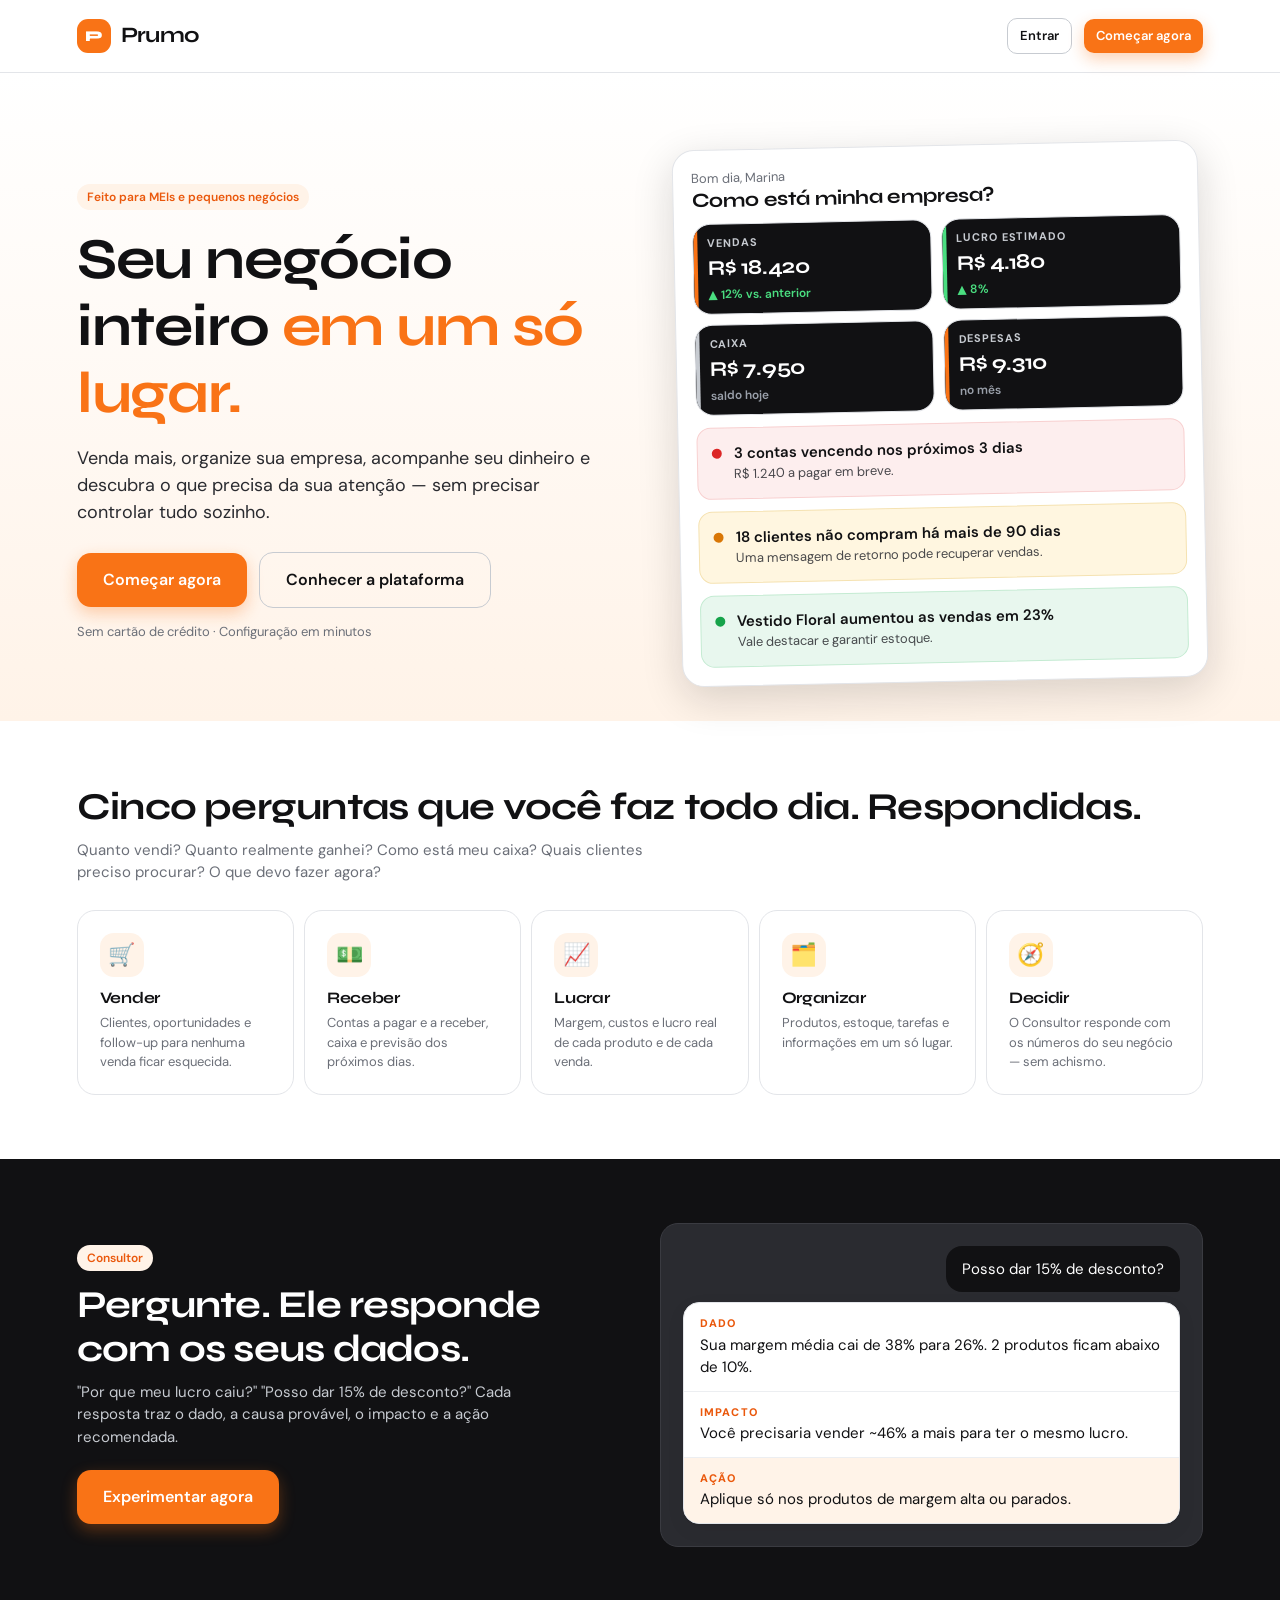
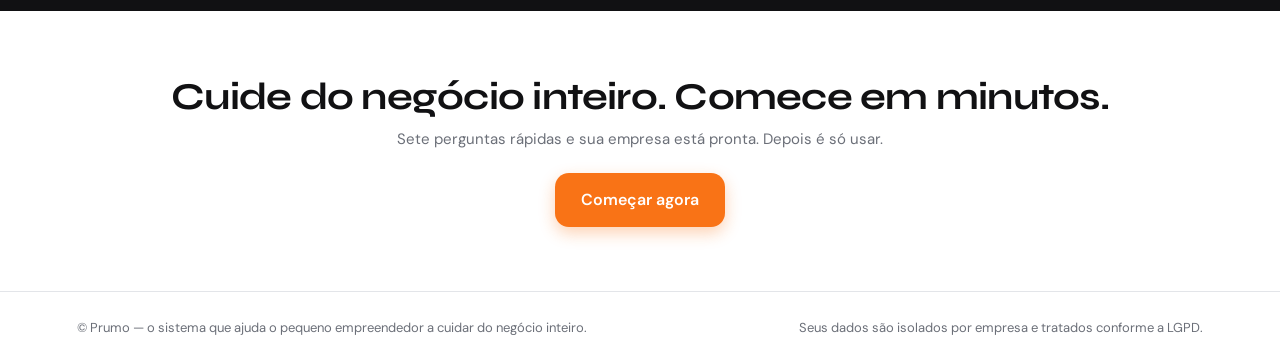
<file: index.html>
<!doctype html>
<html lang="pt-BR">
<head>
<meta charset="utf-8">
<meta name="viewport" content="width=device-width, initial-scale=1">
<title>Prumo — Seu negócio inteiro em um só lugar</title>
<meta name="description" content="Venda mais, organize sua empresa, acompanhe seu dinheiro e descubra o que precisa da sua atenção.">
<meta name="theme-color" content="#ffffff">
<link rel="icon" type="image/png" sizes="32x32" href="icons/favicon-32.png">
<link rel="apple-touch-icon" href="icons/apple-touch-icon.png">
<link rel="manifest" href="manifest.webmanifest">
<meta name="mobile-web-app-capable" content="yes">
<meta name="apple-mobile-web-app-capable" content="yes">
<meta name="apple-mobile-web-app-title" content="Prumo">
<meta name="apple-mobile-web-app-status-bar-style" content="black-translucent">
<link rel="preconnect" href="https://fonts.googleapis.com">
<link rel="preconnect" href="https://fonts.gstatic.com" crossorigin>
<link href="https://fonts.googleapis.com/css2?family=DM+Sans:wght@400;500;600;700&family=Syne:wght@600;700;800&display=swap" rel="stylesheet">
<link rel="stylesheet" href="css/style.css">
<style>body{background:#fff}</style>
</head>
<body>
<nav class="lp-nav">
  <div class="row" style="gap:10px"><span class="logo" style="width:34px;height:34px;border-radius:11px;background:var(--orange);color:#fff;display:grid;place-items:center;font-family:var(--font-head);font-weight:800">P</span><strong style="font-family:var(--font-head);font-size:22px;letter-spacing:-.03em">Prumo</strong></div>
  <div class="row"><a class="btn ghost sm" href="app.html">Entrar</a><a class="btn primary sm" href="app.html">Começar agora</a></div>
</nav>

<header class="lp-hero">
  <div>
    <span class="chip orange">Feito para MEIs e pequenos negócios</span>
    <h1 style="margin-top:16px">Seu negócio inteiro <em>em um só lugar.</em></h1>
    <p class="sub">Venda mais, organize sua empresa, acompanhe seu dinheiro e descubra o que precisa da sua atenção — sem precisar controlar tudo sozinho.</p>
    <div class="row wrap"><a class="btn primary lg" href="app.html">Começar agora</a><a class="btn ghost lg" href="#plataforma">Conhecer a plataforma</a></div>
    <p class="small muted" style="margin-top:14px">Sem cartão de crédito · Configuração em minutos</p>
  </div>
  <div class="mock" aria-label="Prévia do painel">
    <div><p class="small muted">Bom dia, Marina</p><h3 style="font-size:20px">Como está minha empresa?</h3></div>
    <div class="grid" style="grid-template-columns:1fr 1fr;gap:10px">
      <div class="card kpi orange" style="box-shadow:none;border:1px solid var(--line)"><div class="label">Vendas</div><div class="value">R$ 18.420</div><div class="delta up">▲ 12% vs. anterior</div></div>
      <div class="card kpi green" style="box-shadow:none;border:1px solid var(--line)"><div class="label">Lucro estimado</div><div class="value">R$ 4.180</div><div class="delta up">▲ 8%</div></div>
      <div class="card kpi black" style="box-shadow:none;border:1px solid var(--line)"><div class="label">Caixa</div><div class="value">R$ 7.950</div><div class="delta muted">saldo hoje</div></div>
      <div class="card kpi" style="box-shadow:none;border:1px solid var(--line)"><div class="label">Despesas</div><div class="value">R$ 9.310</div><div class="delta muted">no mês</div></div>
    </div>
    <div class="alert urgent"><span class="dot"></span><div><div class="a-title">3 contas vencendo nos próximos 3 dias</div><div class="a-detail">R$ 1.240 a pagar em breve.</div></div></div>
    <div class="alert attention"><span class="dot"></span><div><div class="a-title">18 clientes não compram há mais de 90 dias</div><div class="a-detail">Uma mensagem de retorno pode recuperar vendas.</div></div></div>
    <div class="alert opportunity"><span class="dot"></span><div><div class="a-title">Vestido Floral aumentou as vendas em 23%</div><div class="a-detail">Vale destacar e garantir estoque.</div></div></div>
  </div>
</header>

<section class="lp-section" id="plataforma">
  <h2>Cinco perguntas que você faz todo dia. Respondidas.</h2>
  <p class="muted" style="max-width:620px">Quanto vendi? Quanto realmente ganhei? Como está meu caixa? Quais clientes preciso procurar? O que devo fazer agora?</p>
  <div class="grid" style="grid-template-columns:repeat(auto-fit,minmax(200px,1fr));margin-top:26px">
    <div class="pillar"><div class="ico">🛒</div><h3>Vender</h3><p class="small muted" style="margin-top:6px">Clientes, oportunidades e follow-up para nenhuma venda ficar esquecida.</p></div>
    <div class="pillar"><div class="ico">💵</div><h3>Receber</h3><p class="small muted" style="margin-top:6px">Contas a pagar e a receber, caixa e previsão dos próximos dias.</p></div>
    <div class="pillar"><div class="ico">📈</div><h3>Lucrar</h3><p class="small muted" style="margin-top:6px">Margem, custos e lucro real de cada produto e de cada venda.</p></div>
    <div class="pillar"><div class="ico">🗂️</div><h3>Organizar</h3><p class="small muted" style="margin-top:6px">Produtos, estoque, tarefas e informações em um só lugar.</p></div>
    <div class="pillar"><div class="ico">🧭</div><h3>Decidir</h3><p class="small muted" style="margin-top:6px">O Consultor responde com os números do seu negócio — sem achismo.</p></div>
  </div>
</section>

<section class="lp-section dark">
  <div class="grid cols-2" style="align-items:center;gap:40px">
    <div><span class="chip orange">Consultor</span><h2 style="margin-top:12px">Pergunte. Ele responde com os seus dados.</h2><p style="color:var(--silver);max-width:480px">"Por que meu lucro caiu?" "Posso dar 15% de desconto?" Cada resposta traz o dado, a causa provável, o impacto e a ação recomendada.</p><a class="btn primary lg" href="app.html" style="margin-top:22px">Experimentar agora</a></div>
    <div class="pillar" style="display:grid;gap:10px"><div class="bubble" style="justify-self:end">Posso dar 15% de desconto?</div>
      <div class="answer" style="color:var(--ink)"><div class="blk"><div class="tag">Dado</div>Sua margem média cai de 38% para 26%. 2 produtos ficam abaixo de 10%.</div><div class="blk"><div class="tag">Impacto</div>Você precisaria vender ~46% a mais para ter o mesmo lucro.</div><div class="blk act"><div class="tag">Ação</div>Aplique só nos produtos de margem alta ou parados.</div></div></div>
  </div>
</section>

<section class="lp-section" style="text-align:center">
  <h2>Cuide do negócio inteiro. Comece em minutos.</h2>
  <p class="muted" style="margin:0 auto 22px;max-width:520px">Sete perguntas rápidas e sua empresa está pronta. Depois é só usar.</p>
  <a class="btn primary lg" href="app.html">Começar agora</a>
</section>
<footer style="padding:26px 6vw;border-top:1px solid var(--line);color:var(--muted);font-size:13px;display:flex;justify-content:space-between;flex-wrap:wrap;gap:8px"><span>© Prumo — o sistema que ajuda o pequeno empreendedor a cuidar do negócio inteiro.</span><span>Seus dados são isolados por empresa e tratados conforme a LGPD.</span></footer>
<script>if ('serviceWorker' in navigator) window.addEventListener('load', () => navigator.serviceWorker.register('sw.js').catch(() => {}));</script>
</body>
</html>
</file>
<file: css/style.css>
/* PRUMO — identidade: branco, laranja, preto e prata */
:root {
  --bg: #ffffff;
  --bg-soft: #f6f7f9;
  --surface: #ffffff;
  --ink: #111113;
  --graphite: #2a2b30;
  --muted: #6b6f78;
  --silver: #c7cbd1;
  --silver-100: #eceef1;
  --silver-50: #f6f7f9;
  --line: #e3e5e9;
  --orange: #f97316;
  --orange-600: #ea580c;
  --orange-50: #fff3e8;
  --red: #dc2626;   --red-bg: #fdeeee;
  --yellow: #d97706; --yellow-bg: #fff6e0;
  --blue: #2563eb;  --blue-bg: #eaf1ff;
  --green: #16a34a; --green-bg: #e8f7ee;
  --radius: 18px;
  --radius-sm: 12px;
  --shadow: 0 1px 2px rgba(17,17,19,.05), 0 6px 20px rgba(17,17,19,.05);
  --shadow-lg: 0 12px 40px rgba(17,17,19,.16);
  --font-head: 'Syne', system-ui, sans-serif;
  --font-body: 'DM Sans', system-ui, sans-serif;
  --nav-h: 64px;
}
* { box-sizing: border-box; -webkit-tap-highlight-color: transparent; }
html, body { margin: 0; }
body { font-family: var(--font-body); color: var(--ink); background: var(--bg-soft); font-size: 15px; line-height: 1.5; -webkit-font-smoothing: antialiased; }
h1, h2, h3, h4 { font-family: var(--font-head); margin: 0; letter-spacing: -.02em; line-height: 1.15; }
h1 { font-size: 28px; } h2 { font-size: 20px; } h3 { font-size: 16px; }
p { margin: 0; }
button, input, select, textarea { font: inherit; color: inherit; }
a { color: inherit; }
.hidden { display: none !important; }
.muted { color: var(--muted); }
.small { font-size: 13px; }
.num { font-variant-numeric: tabular-nums; }
.right { text-align: right; }
.row { display: flex; gap: 12px; align-items: center; }
.row.wrap { flex-wrap: wrap; }
.row.between { justify-content: space-between; }
.stack { display: grid; gap: 14px; }
.grow { flex: 1; min-width: 0; }

/* Botões */
.btn { display: inline-flex; align-items: center; justify-content: center; gap: 8px; border: 0; cursor: pointer; padding: 11px 18px; border-radius: 12px; font-weight: 600; background: var(--ink); color: #fff; transition: transform .12s, background .15s, box-shadow .15s; white-space: nowrap; text-decoration: none; }
.btn:hover { background: var(--graphite); }
.btn:active { transform: scale(.97); }
.btn.primary { background: var(--orange); box-shadow: 0 6px 16px rgba(249,115,22,.32); }
.btn.primary:hover { background: var(--orange-600); }
.btn.ghost { background: transparent; color: var(--ink); border: 1px solid var(--silver); }
.btn.ghost:hover { background: var(--silver-50); }
.btn.soft { background: var(--orange-50); color: var(--orange-600); }
.btn.danger { background: var(--red-bg); color: var(--red); }
.btn.sm { padding: 7px 12px; font-size: 13px; border-radius: 10px; }
.btn.lg { padding: 15px 26px; font-size: 16px; border-radius: 14px; }
.btn[disabled] { opacity: .55; pointer-events: none; }
.icon-btn { width: 40px; height: 40px; border-radius: 12px; border: 1px solid var(--line); background: #fff; cursor: pointer; display: grid; place-items: center; }

/* Formulários */
.field { display: grid; gap: 6px; }
.field label { font-size: 12px; font-weight: 600; color: var(--muted); text-transform: uppercase; letter-spacing: .05em; }
.input, select.input, textarea.input { width: 100%; padding: 12px 14px; border-radius: 12px; border: 1px solid var(--silver); background: #fff; outline: none; transition: border .15s, box-shadow .15s; }
.input:focus { border-color: var(--orange); box-shadow: 0 0 0 4px rgba(249,115,22,.15); }
textarea.input { min-height: 84px; resize: vertical; }
.form-grid { display: grid; grid-template-columns: repeat(2, minmax(0, 1fr)); gap: 14px; }
.form-grid .full { grid-column: 1 / -1; }
.hint { font-size: 12px; color: var(--muted); }

/* Cartões */
.card { background: var(--surface); border-radius: var(--radius); box-shadow: var(--shadow); padding: 18px; border: 1px solid rgba(17,17,19,.04); }
.card.flat { box-shadow: none; border: 1px solid var(--line); }
.card-title { display: flex; align-items: center; justify-content: space-between; margin-bottom: 12px; gap: 10px; }
.grid { display: grid; gap: 14px; }
.grid.cols-2 { grid-template-columns: repeat(2, minmax(0, 1fr)); }
.grid.cols-3 { grid-template-columns: repeat(3, minmax(0, 1fr)); }
.grid.cols-5 { grid-template-columns: repeat(5, minmax(0, 1fr)); }

/* Indicadores */
.kpi { position: relative; overflow: hidden; }
.kpi .label { font-size: 12px; font-weight: 700; letter-spacing: .08em; color: var(--muted); text-transform: uppercase; }
.kpi .value { font-family: var(--font-head); font-size: 26px; font-weight: 700; margin-top: 6px; letter-spacing: -.02em; }
.kpi .delta { font-size: 12px; font-weight: 600; margin-top: 4px; }
.kpi::before { content: ''; position: absolute; left: 0; top: 0; bottom: 0; width: 4px; background: var(--silver); }
.kpi.orange::before { background: var(--orange); }
.kpi.black::before { background: var(--ink); }
.kpi.green::before { background: var(--green); }
.kpi.red::before { background: var(--red); }
.up { color: var(--green); } .down { color: var(--red); }

/* Chips e badges */
.chip { display: inline-flex; align-items: center; gap: 6px; padding: 4px 10px; border-radius: 999px; font-size: 12px; font-weight: 600; background: var(--silver-100); color: var(--graphite); }
.chip.orange { background: var(--orange-50); color: var(--orange-600); }
.chip.green { background: var(--green-bg); color: var(--green); }
.chip.red { background: var(--red-bg); color: var(--red); }
.chip.yellow { background: var(--yellow-bg); color: var(--yellow); }
.chip.blue { background: var(--blue-bg); color: var(--blue); }
.chip.black { background: var(--ink); color: #fff; }
.filters { display: flex; gap: 8px; overflow-x: auto; padding-bottom: 4px; scrollbar-width: none; }
.filters::-webkit-scrollbar { display: none; }
.pill { border: 1px solid var(--silver); background: #fff; padding: 8px 14px; border-radius: 999px; cursor: pointer; font-weight: 600; font-size: 13px; white-space: nowrap; }
.pill.active { background: var(--ink); color: #fff; border-color: var(--ink); }

/* Listas */
.list { display: grid; gap: 10px; }
.item { display: flex; gap: 12px; align-items: center; padding: 14px; border-radius: 14px; background: #fff; border: 1px solid var(--line); }
.item .title { font-weight: 600; }
.item .sub { font-size: 13px; color: var(--muted); }
.item.clickable { cursor: pointer; transition: border-color .15s, box-shadow .15s; }
.item.clickable:hover { border-color: var(--orange); box-shadow: 0 4px 14px rgba(249,115,22,.1); }
.avatar { width: 42px; height: 42px; border-radius: 14px; background: var(--ink); color: #fff; display: grid; place-items: center; font-family: var(--font-head); font-weight: 700; flex: none; }
.avatar.orange { background: var(--orange); }

/* Alertas */
.alert { display: flex; gap: 12px; padding: 14px; border-radius: 14px; border: 1px solid transparent; align-items: flex-start; }
.alert .dot { width: 10px; height: 10px; border-radius: 50%; margin-top: 6px; flex: none; }
.alert.urgent { background: var(--red-bg); border-color: #f8d0d0; } .alert.urgent .dot { background: var(--red); }
.alert.attention { background: var(--yellow-bg); border-color: #f5e2b1; } .alert.attention .dot { background: var(--yellow); }
.alert.info { background: var(--blue-bg); border-color: #cddcfb; } .alert.info .dot { background: var(--blue); }
.alert.opportunity { background: var(--green-bg); border-color: #c4ebd2; } .alert.opportunity .dot { background: var(--green); }
.alert .a-title { font-weight: 600; }
.alert .a-detail { font-size: 13px; color: var(--graphite); opacity: .85; }
.alert .a-actions { display: flex; gap: 8px; margin-top: 8px; flex-wrap: wrap; }

/* Tabelas */
.table-wrap { overflow-x: auto; }
table { width: 100%; border-collapse: collapse; }
th { text-align: left; font-size: 12px; color: var(--muted); text-transform: uppercase; letter-spacing: .05em; padding: 8px 10px; border-bottom: 1px solid var(--line); }
td { padding: 12px 10px; border-bottom: 1px solid var(--silver-100); }

/* Pipeline */
.pipeline { display: grid; grid-auto-flow: column; grid-auto-columns: minmax(230px, 1fr); gap: 12px; overflow-x: auto; padding-bottom: 8px; scroll-snap-type: x proximity; }
.col { background: var(--silver-100); border-radius: 16px; padding: 10px; display: grid; gap: 8px; align-content: start; scroll-snap-align: start; min-height: 120px; }
.col h4 { font-size: 13px; text-transform: uppercase; letter-spacing: .06em; padding: 4px 6px; display: flex; justify-content: space-between; }
.opp { background: #fff; border-radius: 12px; padding: 12px; box-shadow: var(--shadow); display: grid; gap: 6px; }

/* Barras / gráficos simples */
.bars { display: flex; align-items: flex-end; gap: 6px; height: 140px; }
.bars .bar-col { flex: 1; display: flex; flex-direction: column; align-items: center; justify-content: flex-end; gap: 6px; height: 100%; min-width: 0; }
.bars .bar { width: 100%; max-width: 38px; border-radius: 8px 8px 3px 3px; background: var(--silver); transition: height .4s; min-height: 3px; }
.bars .bar.hi { background: var(--orange); }
.bars .lbl { font-size: 11px; color: var(--muted); }
.progress { height: 10px; border-radius: 99px; background: var(--silver-100); overflow: hidden; }
.progress > span { display: block; height: 100%; background: var(--orange); border-radius: 99px; }

/* Layout do app */
.app { min-height: 100vh; display: grid; grid-template-columns: 250px 1fr; }
.sidebar { background: var(--ink); color: #fff; padding: 20px 14px; position: sticky; top: 0; height: 100vh; display: flex; flex-direction: column; gap: 4px; overflow-y: auto; }
.brand { display: flex; align-items: center; gap: 10px; padding: 6px 10px 18px; font-family: var(--font-head); font-size: 22px; font-weight: 800; letter-spacing: -.03em; }
.brand .logo { width: 34px; height: 34px; border-radius: 11px; background: var(--orange); display: grid; place-items: center; color: #fff; font-size: 18px; }
.brand small { color: var(--silver); font-family: var(--font-body); font-weight: 500; font-size: 11px; display: block; letter-spacing: 0; margin-top: -2px; }
.nav-link { display: flex; align-items: center; gap: 12px; padding: 11px 12px; border-radius: 12px; color: #d5d8de; text-decoration: none; font-weight: 500; cursor: pointer; position: relative; }
.nav-link:hover { background: rgba(255,255,255,.07); color: #fff; }
.nav-link.active { background: var(--orange); color: #fff; }
.nav-link .badge { margin-left: auto; background: var(--red); color: #fff; border-radius: 99px; font-size: 11px; padding: 1px 8px; font-weight: 700; }
.nav-sep { height: 1px; background: rgba(255,255,255,.1); margin: 10px 6px; }
.main { min-width: 0; }
.topbar { display: flex; align-items: center; justify-content: space-between; gap: 12px; padding: 14px 24px; background: rgba(255,255,255,.92); backdrop-filter: blur(10px); border-bottom: 1px solid var(--line); position: sticky; top: 0; z-index: 20; }
.topbar .mobile-brand { display: none; font-family: var(--font-head); font-weight: 800; font-size: 20px; }
.content { padding: 24px; max-width: 1180px; margin: 0 auto; display: grid; gap: 18px; }
.page-head { display: flex; align-items: flex-end; justify-content: space-between; gap: 12px; flex-wrap: wrap; }
.bottom-nav { display: none; }

@media (max-width: 900px) {
  .app { grid-template-columns: 1fr; }
  .sidebar { display: none; }
  .topbar { padding: 12px 16px; }
  .topbar .mobile-brand { display: flex; align-items: center; gap: 8px; }
  .content { padding: 16px 16px calc(var(--nav-h) + 28px); }
  .grid.cols-5 { grid-template-columns: repeat(2, minmax(0, 1fr)); }
  .grid.cols-5 > :first-child { grid-column: 1 / -1; }
  .grid.cols-3 { grid-template-columns: 1fr; }
  .grid.cols-2 { grid-template-columns: 1fr; }
  .grid.cols-2.keep { grid-template-columns: repeat(2, minmax(0, 1fr)); }
  .grid.cols-3.keep { grid-template-columns: repeat(3, minmax(0, 1fr)); }
  .grid.cols-3.keep .kpi .value { font-size: 18px; }
  .form-grid { grid-template-columns: 1fr; }
  h1 { font-size: 24px; }
  .bottom-nav { display: flex; position: fixed; bottom: 0; left: 0; right: 0; height: var(--nav-h); background: var(--ink); z-index: 30; padding: 0 4px env(safe-area-inset-bottom); justify-content: space-around; }
  .bottom-nav a { flex: 1; display: flex; flex-direction: column; align-items: center; justify-content: center; gap: 2px; color: #b6bac2; font-size: 10.5px; text-decoration: none; font-weight: 600; position: relative; }
  .bottom-nav a.active { color: var(--orange); }
  .bottom-nav a .badge { position: absolute; top: 6px; right: calc(50% - 22px); background: var(--red); color: #fff; border-radius: 99px; font-size: 10px; padding: 0 5px; }
}

/* Modal */
.overlay { position: fixed; inset: 0; background: rgba(17,17,19,.55); z-index: 100; display: grid; place-items: center; padding: 16px; animation: fade .15s; }
.modal { background: #fff; border-radius: 22px; width: min(640px, 100%); max-height: calc(100vh - 32px); overflow-y: auto; box-shadow: var(--shadow-lg); animation: pop .2s; }
.modal-head { display: flex; align-items: center; justify-content: space-between; padding: 20px 22px 6px; position: sticky; top: 0; background: #fff; z-index: 1; }
.modal-body { padding: 12px 22px 22px; display: grid; gap: 14px; }
.modal-foot { display: flex; justify-content: flex-end; gap: 10px; padding-top: 6px; }
@media (max-width: 600px) { .overlay { align-items: end; padding: 0; } .modal { border-radius: 22px 22px 0 0; max-height: 92vh; width: 100%; } }
@keyframes fade { from { opacity: 0; } }
@keyframes pop { from { opacity: 0; transform: translateY(12px) scale(.98); } }

/* Toast */
#toasts { position: fixed; top: 16px; right: 16px; z-index: 200; display: grid; gap: 8px; }
.toast { background: var(--ink); color: #fff; padding: 12px 16px; border-radius: 12px; box-shadow: var(--shadow-lg); animation: pop .2s; display: flex; gap: 10px; align-items: center; max-width: 340px; }
.toast.ok { border-left: 4px solid var(--green); } .toast.err { border-left: 4px solid var(--red); }

/* Empty / loading */
.empty { text-align: center; padding: 34px 16px; color: var(--muted); display: grid; gap: 10px; justify-items: center; }
.empty .em-ico { font-size: 34px; }
.spinner { width: 22px; height: 22px; border: 3px solid var(--silver-100); border-top-color: var(--orange); border-radius: 50%; animation: spin .7s linear infinite; }
@keyframes spin { to { transform: rotate(360deg); } }
.splash { min-height: 100vh; display: grid; place-items: center; }

/* Autenticação / onboarding */
.auth-wrap { min-height: 100vh; display: grid; grid-template-columns: 1.05fr 1fr; background: #fff; }
.auth-hero { background: var(--ink); color: #fff; padding: 48px; display: flex; flex-direction: column; justify-content: space-between; position: relative; overflow: hidden; }
.auth-hero::after { content: ''; position: absolute; width: 480px; height: 480px; border-radius: 50%; right: -160px; bottom: -160px; background: radial-gradient(circle, rgba(249,115,22,.55), transparent 65%); }
.auth-hero h1 { font-size: 40px; max-width: 420px; }
.auth-hero p { color: var(--silver); max-width: 400px; margin-top: 14px; }
.auth-card { padding: 48px; display: grid; align-content: center; justify-items: center; }
.auth-card .box { width: min(400px, 100%); display: grid; gap: 16px; }
@media (max-width: 900px) { .auth-wrap { grid-template-columns: 1fr; } .auth-hero { padding: 28px 22px; } .auth-hero h1 { font-size: 28px; } .auth-card { padding: 28px 20px; } }
.steps { display: flex; gap: 6px; }
.steps span { flex: 1; height: 5px; border-radius: 9px; background: var(--silver-100); }
.steps span.on { background: var(--orange); }
.choice-grid { display: grid; grid-template-columns: repeat(2, 1fr); gap: 10px; }
.choice { padding: 14px; border: 1.5px solid var(--silver); border-radius: 14px; cursor: pointer; font-weight: 600; background: #fff; text-align: left; }
.choice.on { border-color: var(--orange); background: var(--orange-50); color: var(--orange-600); }

/* Consultor */
.chat { display: grid; gap: 14px; }
.bubble { padding: 12px 16px; border-radius: 16px 16px 4px 16px; background: var(--ink); color: #fff; justify-self: end; max-width: 85%; }
.answer { background: #fff; border: 1px solid var(--line); border-radius: 16px; overflow: hidden; box-shadow: var(--shadow); }
.answer .blk { padding: 12px 16px; border-bottom: 1px solid var(--silver-100); }
.answer .blk:last-child { border-bottom: 0; }
.answer .tag { font-size: 11px; font-weight: 800; letter-spacing: .1em; color: var(--orange-600); text-transform: uppercase; margin-bottom: 2px; }
.answer .blk.act { background: var(--orange-50); }
.suggest { display: flex; flex-wrap: wrap; gap: 8px; }

/* Landing */
.lp-nav { display: flex; align-items: center; justify-content: space-between; padding: 18px 6vw; position: sticky; top: 0; background: rgba(255,255,255,.9); backdrop-filter: blur(10px); z-index: 10; border-bottom: 1px solid var(--line); }
.lp-hero { padding: 72px 6vw 40px; display: grid; grid-template-columns: 1.05fr 1fr; gap: 48px; align-items: center; background: linear-gradient(180deg, #fff 0%, var(--orange-50) 100%); }
.lp-hero h1 { font-size: clamp(34px, 5vw, 58px); }
.lp-hero h1 em { font-style: normal; color: var(--orange); }
.lp-hero p.sub { font-size: 18px; color: var(--graphite); margin: 18px 0 26px; max-width: 520px; }
.lp-section { padding: 64px 6vw; }
.lp-section.dark { background: var(--ink); color: #fff; }
.lp-section h2 { font-size: clamp(26px, 3.4vw, 38px); margin-bottom: 10px; }
.pillar { padding: 22px; border-radius: 18px; background: #fff; border: 1px solid var(--line); }
.pillar .ico { width: 44px; height: 44px; border-radius: 14px; background: var(--orange-50); display: grid; place-items: center; font-size: 22px; margin-bottom: 12px; }
.lp-section.dark .pillar { background: var(--graphite); border-color: #3a3b41; }
.lp-section.dark .pillar .ico { background: rgba(249,115,22,.16); }
.mock { border-radius: 22px; background: #fff; box-shadow: var(--shadow-lg); border: 1px solid var(--line); padding: 18px; display: grid; gap: 12px; transform: rotate(-1.2deg); }
@media (max-width: 900px) { .lp-hero { grid-template-columns: 1fr; padding-top: 40px; } .mock { transform: none; } }

/* Indicadores em quantidade variável (permissões por perfil) */
.grid.kpis { grid-template-columns: repeat(var(--n, 5), minmax(0, 1fr)); }
@media (max-width: 900px) { .grid.kpis { grid-template-columns: repeat(2, minmax(0, 1fr)); } .grid.kpis > :first-child { grid-column: 1 / -1; } }

/* Automações: QUANDO / ENTÃO / E */
.flow-tag { display: inline-block; min-width: 58px; font-weight: 800; font-size: 11px; letter-spacing: .08em; color: var(--orange-600); }

/* Impressão / PDF dos relatórios */
.print-only { display: none; }
@media print {
  .sidebar, .topbar, .bottom-nav, .filters, .page-head .row, #toasts, .overlay { display: none !important; }
  .app { display: block; }
  body { background: #fff; }
  .content { padding: 0; max-width: none; }
  .card { box-shadow: none; border: 1px solid #ccc; break-inside: avoid; }
  .print-only { display: block; }
  .grid.cols-2 { grid-template-columns: 1fr 1fr; }
  .grid.kpis { grid-template-columns: repeat(var(--n, 4), minmax(0, 1fr)); }
}

/* ---- Identidade GovCore: indicadores pretos com detalhe laranja ---- */
.card.kpi { background: var(--ink); color: #fff; border-color: transparent; }
.card.kpi .label { color: var(--silver); }
.card.kpi .muted { color: #9aa0aa; }
.card.kpi .up { color: #4ade80; } .card.kpi .down { color: #f87171; }
.card.kpi::before { background: var(--orange); }
.card.kpi.black::before { background: var(--silver); } .card.kpi.green::before { background: #4ade80; } .card.kpi.red::before { background: #f87171; }
.card.flat.kpi { background: var(--graphite); }

/* ---- Celular: topo escuro, menu lateral em gaveta e botão de venda flutuante ---- */
.menu-btn, .topbar-avatar, .fab, .drawer-bg { display: none; }
@media (max-width: 900px) {
  html, body { overflow-x: hidden; }
  .app { grid-template-columns: minmax(0, 1fr); }
  .content { grid-template-columns: minmax(0, 1fr); }
  .content > *, .grid > *, .page-head > *, .card { min-width: 0; }
  .grid.cols-2, .grid.cols-3 { grid-template-columns: minmax(0, 1fr); }
  .grid.cols-2.keep { grid-template-columns: repeat(2, minmax(0, 1fr)); }
  .grid.cols-3.keep { grid-template-columns: repeat(3, minmax(0, 1fr)); }
  .topbar { background: var(--ink); color: #fff; border-bottom: 0; padding: 10px 14px; gap: 10px; backdrop-filter: none; }
  .topbar #crumb { display: none; }
  .topbar .mobile-brand { display: flex; color: #fff; flex: 1; align-items: center; gap: 8px; }
  .topbar .row .btn.primary { display: none; }
  .topbar select.input { max-width: 44vw; background: var(--graphite); color: #fff; border-color: #3a3b41; }
  .menu-btn { display: grid; background: transparent; color: #fff; border-color: rgba(255,255,255,.22); }
  .topbar-avatar { display: grid; width: 38px; height: 38px; border: 0; cursor: pointer; padding: 0; font-size: 15px; }
  .fab { display: grid; place-items: center; position: fixed; right: 16px; bottom: calc(var(--nav-h) + 16px + env(safe-area-inset-bottom)); width: 56px; height: 56px; border-radius: 18px; border: 0; background: var(--orange); color: #fff; box-shadow: 0 10px 24px rgba(249,115,22,.45); z-index: 25; cursor: pointer; }
  .sidebar { display: flex; position: fixed; z-index: 70; left: 0; top: 0; bottom: 0; width: 280px; max-width: 86vw; height: 100%; transform: translateX(-105%); transition: transform .22s ease; box-shadow: none; }
  .app.drawer-open .sidebar { transform: none; box-shadow: 8px 0 30px rgba(0,0,0,.4); }
  .app.drawer-open .drawer-bg { display: block; position: fixed; inset: 0; background: rgba(0,0,0,.5); z-index: 65; }
  .page-head h1 { font-size: 22px; }
  .kpi .value { font-size: 22px; }
}

/* Divisão principal do painel e indicadores em grade de 2 colunas no celular */
.grid.split { grid-template-columns: minmax(0, 1.4fr) minmax(0, 1fr); }
@media (max-width: 900px) {
  .grid.split { grid-template-columns: minmax(0, 1fr); }
  .grid.cols-5 { grid-template-columns: repeat(2, minmax(0, 1fr)) !important; }
  .grid.cols-5 > :first-child { grid-column: auto; }
  .grid.cols-5 > :nth-child(odd):last-child { grid-column: 1 / -1; }
  .grid.kpis > :first-child { grid-column: 1 / -1; }
}

/* ---- Celular: cartões mais compactos e letras maiores (leitura sem apertar os olhos) ---- */
@media (max-width: 900px) {
  body { font-size: 17px; }
  .small { font-size: 15px; }
  .hint { font-size: 14px; }
  .item .sub { font-size: 15px; }
  .field label { font-size: 13px; }
  .input, select.input, textarea.input { font-size: 17px; padding: 13px 14px; }
  .btn { font-size: 16px; }
  .btn.sm { font-size: 15px; padding: 9px 13px; }
  .chip { font-size: 14px; padding: 4px 11px; }
  .pill { font-size: 15px; padding: 9px 15px; }
  th { font-size: 13px; }
  h2 { font-size: 21px; }
  h3 { font-size: 18px; }
  .page-head h1 { font-size: 26px; }
  .content { gap: 14px; }
  .grid { gap: 10px; }
  .card { padding: 15px; }
  .card.kpi { padding: 11px 14px; }
  .kpi .label { font-size: 13px; }
  .kpi .value { font-size: 26px; margin-top: 2px; }
  .kpi .delta { font-size: 14px; margin-top: 2px; }
  .item { padding: 12px; }
  .item .title { font-size: 17px; }
  .alert .a-title { font-size: 17px; }
  .alert .a-detail { font-size: 15px; }
  .bottom-nav a { font-size: 12px; }
  .bottom-nav a svg { width: 24px; height: 24px; }
  .modal-head h2 { font-size: 22px; }
}

/* ---- Celular (ajuste 2): cartões de indicador em 2 colunas e letras pequenas maiores ---- */
@media (max-width: 900px) {
  .content { padding-left: 12px; padding-right: 12px; }
  .grid.kpis > :first-child { grid-column: auto; }
  .grid.kpis > :nth-child(odd):last-child { grid-column: 1 / -1; }
  .card.kpi { padding: 9px 12px; }
  .kpi .label { font-size: 14px; }
  .kpi .value { font-size: 23px; }
  .kpi .delta { font-size: 15px; }
  .small, .item .sub { font-size: 16px; }
  .hint { font-size: 15px; }
  .chip { font-size: 15px; }
  .field label { font-size: 14px; }
  .pill { font-size: 16px; }
  th { font-size: 14px; }
  .alert .a-detail { font-size: 16px; }
  .bottom-nav a { font-size: 13px; }
  .lbl, .bars .lbl { font-size: 13px; }
}

/* Celular: filtros quebram em linhas (todos os botões visíveis, sem precisar arrastar) */
@media (max-width: 900px) {
  .filters { flex-wrap: wrap; overflow: visible; }
}

/* ---- Computador: cartões proporcionais e menu lateral compacto ---- */
@media (min-width: 901px) {
  .app { grid-template-columns: 210px 1fr; }
  .sidebar { padding: 14px 10px; gap: 1px; }
  .brand { padding: 2px 8px 12px; font-size: 20px; }
  .brand .logo { width: 30px; height: 30px; border-radius: 10px; font-size: 16px; }
  .nav-link { padding: 8px 11px; font-size: 14px; gap: 10px; border-radius: 10px; white-space: nowrap; }
  .nav-sep { margin: 6px 4px; }
  .topbar { padding: 10px 22px; }
  .content { padding: 18px 22px; gap: 14px; }
  .grid { gap: 10px; }
  .card { padding: 15px; }
  .card.kpi { padding: 10px 14px; }
  .kpi .label { font-size: 11px; }
  .kpi .value { font-size: 21px; margin-top: 2px; }
  .kpi .delta { font-size: 12px; margin-top: 1px; }
  .grid.split { align-items: start; }
  .bars { height: 110px; }
  .item { padding: 11px 13px; }
  h1 { font-size: 26px; }
}

/* Loja online: seletor de cor */
.accent-dot { display: inline-block; width: 38px; height: 38px; border-radius: 50%; border: 3px solid #fff; box-shadow: 0 0 0 2px var(--silver); cursor: pointer; }
input:checked + .accent-dot { box-shadow: 0 0 0 3px var(--ink); }
#qr-box img, #qr-box canvas { border-radius: 8px; }

/* Carregamento do app: tela preta com a marca (também é o que se vê ao abrir pelo ícone) */
html { background: var(--bg-soft); }
.boot { position: fixed; inset: 0; z-index: 500; background: #111113; display: flex; flex-direction: column; align-items: center; justify-content: center; gap: 22px; }
.boot-logo { width: 64px; height: 64px; border-radius: 20px; background: var(--orange); color: #fff; display: grid; place-items: center; font: 800 32px var(--font-head); }
.boot-spin { width: 26px; height: 26px; border: 3px solid var(--graphite); border-top-color: var(--orange); border-radius: 50%; animation: spin .7s linear infinite; }
</file>
